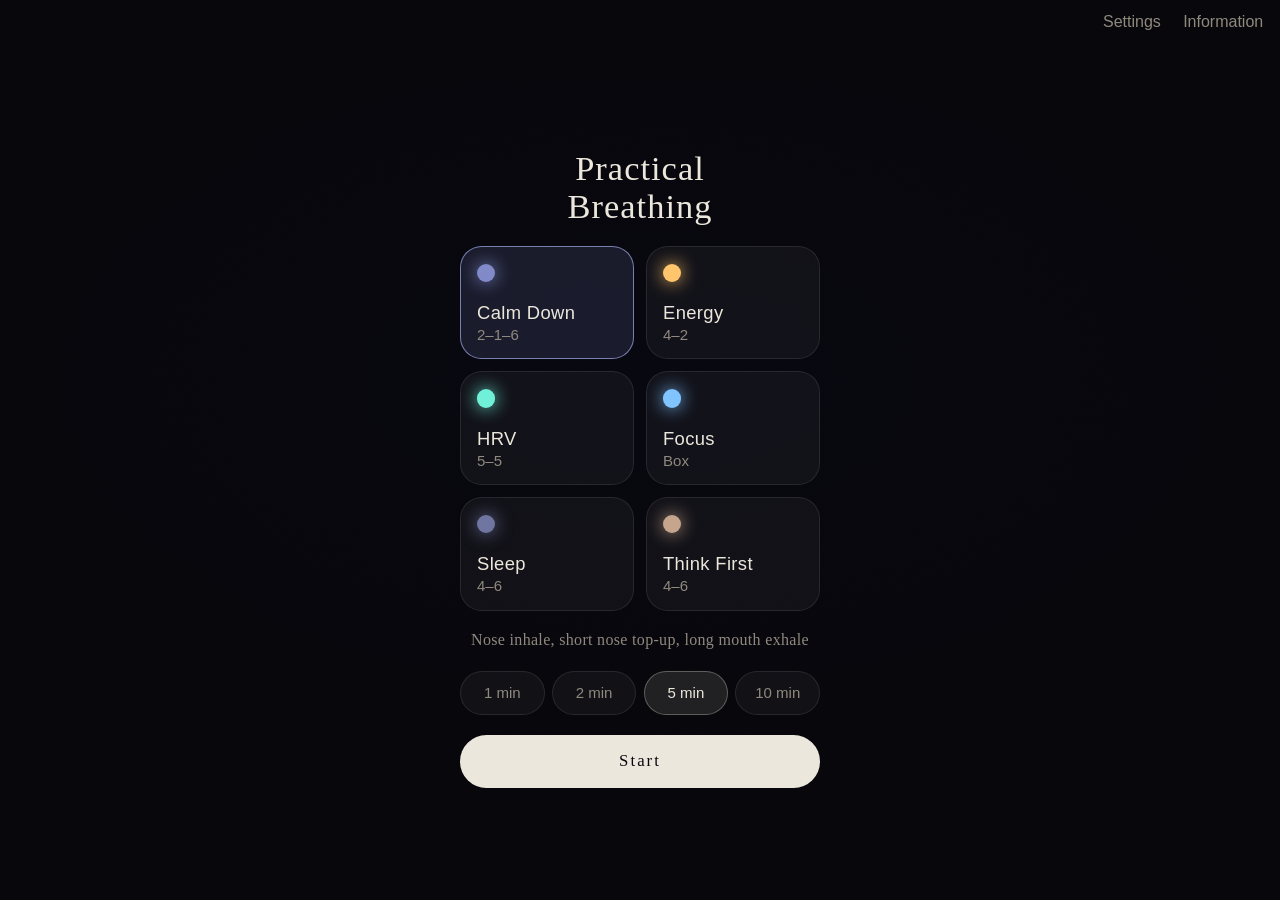
<file: index.html>
<!DOCTYPE html>
<html lang="en">
  <head>
    <meta charset="UTF-8" />
    <meta name="viewport" content="width=device-width, initial-scale=1, viewport-fit=cover" />
    <meta name="color-scheme" content="dark" />
    <meta name="theme-color" content="#0e0d0b" />
    <meta name="mobile-web-app-capable" content="yes" />
    <meta name="apple-mobile-web-app-capable" content="yes" />
    <meta name="apple-mobile-web-app-status-bar-style" content="black-translucent" />
    <meta name="apple-mobile-web-app-title" content="Practical Breathing" />
    <title>Practical Breathing</title>
    <link rel="icon" href="favicon.svg" type="image/svg+xml" />
    <link rel="apple-touch-icon" href="icon-180.png" sizes="180x180" />
    <link rel="manifest" href="manifest.webmanifest" />
    <link rel="stylesheet" href="styles.css" />
  </head>
  <body>
    <div class="grain" aria-hidden="true"></div>
    <div class="atmosphere" id="atmosphere" aria-hidden="true"></div>

    <main id="home" class="screen home">
      <div class="home-tools">
        <button type="button" class="text-btn" id="settings-open" aria-label="Settings" aria-haspopup="dialog" aria-controls="settings" aria-expanded="false">Settings</button>
        <button type="button" class="text-btn" id="about-open" aria-label="Information">Information</button>
      </div>
      <header class="brand">
        <h1>Practical Breathing</h1>
        <p class="whisper" id="whisper" hidden></p>
      </header>

      <div
        class="patterns"
        id="patterns"
        role="listbox"
        aria-label="Breathing patterns"
      ></div>

      <div class="technique-block">
        <p class="technique" id="technique"></p>
        <p class="technique" id="pattern-description" hidden></p>
      </div>

      <div class="durations" id="durations" role="radiogroup" aria-label="Session length">
        <button type="button" class="duration" role="radio" data-minutes="1" aria-checked="false" aria-label="1 minute">1 min</button>
        <button type="button" class="duration" role="radio" data-minutes="2" aria-checked="false" aria-label="2 minutes">2 min</button>
        <button type="button" class="duration is-selected" role="radio" data-minutes="5" aria-checked="true" aria-label="5 minutes">5 min</button>
        <button type="button" class="duration" role="radio" data-minutes="10" aria-checked="false" aria-label="10 minutes">10 min</button>
      </div>
      <p class="duration-note" id="duration-note" hidden></p>

      <button type="button" class="start" id="start" aria-label="Start session">Start</button>
    </main>

    <div id="settings" class="sheet is-hidden" hidden role="dialog" aria-modal="true" aria-labelledby="settings-title">
      <div class="sheet-backdrop" id="settings-backdrop"></div>
      <div class="sheet-panel" id="settings-panel" tabindex="-1">
        <div class="sheet-head">
          <h2 id="settings-title">Settings</h2>
          <button type="button" class="text-btn" id="settings-close" aria-label="Close settings">Close</button>
        </div>
        <div class="switch-list">
          <div class="switch-row">
            <span class="switch-label" id="pref-timer-label">Always show timer</span>
            <button type="button" class="switch" id="pref-timer" role="switch" aria-checked="false" aria-labelledby="pref-timer-label"></button>
          </div>
          <div class="switch-row">
            <span class="switch-label" id="pref-audio-label">Soft audio</span>
            <button type="button" class="switch" id="pref-audio" role="switch" aria-checked="false" aria-labelledby="pref-audio-label"></button>
          </div>
          <div class="switch-row" id="pref-haptics-wrap" hidden>
            <span class="switch-label" id="pref-haptics-label">Haptics</span>
            <button type="button" class="switch" id="pref-haptics" role="switch" aria-checked="false" aria-labelledby="pref-haptics-label"></button>
          </div>
          <div class="switch-row">
            <span class="switch-label" id="pref-body-setup-label">Body setup before sessions</span>
            <button type="button" class="switch" id="pref-body-setup" role="switch" aria-checked="true" aria-labelledby="pref-body-setup-label"></button>
          </div>
          <div class="switch-row" id="pref-hum-wrap">
            <span class="switch-label" id="pref-hum-label">Hum on the exhale</span>
            <button type="button" class="switch" id="pref-hum" role="switch" aria-checked="false" aria-labelledby="pref-hum-label" aria-describedby="pref-hum-note"></button>
            <p class="switch-note" id="pref-hum-note">Only for Calm Down and Sleep.</p>
          </div>
          <div class="bridge-block" id="pref-reminder-wrap" hidden>
            <div class="switch-row" id="pref-reminder-row">
              <span class="switch-label" id="pref-reminder-label">Daily reminder</span>
              <button type="button" class="switch" id="pref-reminder" role="switch" aria-checked="false" aria-labelledby="pref-reminder-label" aria-describedby="pref-reminder-note"></button>
              <p class="switch-note" id="pref-reminder-note">A minute to breathe, whenever you're ready. The next one is scheduled when you open the app. Turning this off, or changing the time, does not cancel a reminder already scheduled.</p>
            </div>
            <div class="switch-row" id="pref-reminder-time-row">
              <label class="switch-label" id="pref-reminder-time-label" for="pref-reminder-time">Reminder time</label>
              <input class="time-input" type="time" id="pref-reminder-time" value="08:00" aria-labelledby="pref-reminder-time-label">
            </div>
          </div>
          <div class="switch-row" id="pref-health-wrap" hidden>
            <span class="switch-label" id="pref-health-label">Apple Health</span>
            <button type="button" class="switch" id="pref-health" role="switch" aria-checked="false" aria-labelledby="pref-health-label" aria-describedby="pref-health-note"></button>
            <p class="switch-note" id="pref-health-note">Save completed sessions as mindful minutes, on this device.</p>
          </div>
        </div>
      </div>
    </div>

    <section id="about" class="screen about is-hidden" hidden aria-labelledby="about-title">
      <div class="about-inner">
        <button type="button" class="session-btn about-close" id="about-close" aria-label="Close about">Close</button>
        <h2 id="about-title">About</h2>
        <p>Practical Breathing is a breathing practice you run on your own device. Six cards for six moments: Calm Down, Energy, HRV, Focus, Sleep, and Think First. Nothing you do here is uploaded.</p>
        <h2>How to use it</h2>
        <h3>Pick a card</h3>
        <ul>
          <li><strong>Calm Down</strong>: headed into a presentation, or after a tense conversation.</li>
          <li><strong>Energy</strong> (always 1 minute): during a meeting, before a race or a mahjong game.</li>
          <li><strong>Focus</strong>: before deep work, studying, or a tough email.</li>
          <li><strong>HRV</strong>: slow, even breathing, about 6 breaths a minute. Use it anytime for longevity and heart health.</li>
          <li><strong>Sleep</strong>: right at bedtime, or if you wake in the middle of the night.</li>
          <li><strong>Think First</strong> (always 3 minutes): use it to avoid a choice you'll regret, like Twizzlers at the airport, a glass of wine instead of water, or scrolling.</li>
        </ul>
        <h3>Pick a time</h3>
        <p>Except for Energy and Think First, choose 1, 2, 5, or 10 minutes, then Start. Each card remembers your last time and settings.</p>
        <h3>Check settings</h3>
        <p>In Settings you can always show the timer while breathing, use soft audio (helpful with your eyes closed), show a short body setup before each session, and hum on the exhale for Calm Down and Sleep.</p>
        <p>If you use soft audio, make sure your iPhone isn't on silent.</p>
        <h3>Body setup</h3>
        <p>Place your feet comfortably. Stack your body without bracing: tall or long in a way that is easy. Let your hands rest somewhere quiet. Relax your jaw, with your tongue resting and a bit of space between your teeth. Lower your gaze or close your eyes. Then take one easy exhale before starting.</p>
        <h3>During a session</h3>
        <p>Tap Pause to stop for a moment, or End to finish early. Tap Ease to shorten each count by about a second, starting with the next breath. You can tap it up to twice.</p>
        <h2>Safety</h2>
        <p>Stop if you feel faint, dizzy, panicky, or have chest pain. Consult a doctor first if you are pregnant or you have a heart, lung, seizure, or other significant condition. This app is educational. It is not medical advice, and it is not for emergencies.</p>
        <h2>Contact</h2>
        <p class="about-contact"><a href="mailto:noodleelder@gmail.com">noodleelder@gmail.com</a></p>
        <p class="about-version">Version <span id="app-version"></span></p>
        <p class="about-links">
          <a href="privacy.html">Privacy</a>
        </p>
        <button type="button" class="ghost-btn" id="reset-settings" aria-label="Reset settings">Reset settings</button>
      </div>
    </section>

    <div id="preroll" class="screen preroll is-hidden" hidden>
      <p class="preroll-cue" id="preroll-cue"></p>
      <p class="preroll-hint">Tap to skip</p>
    </div>

    <div id="urge-guide" class="screen urge-guide is-hidden" tabindex="-1" hidden aria-label="Think First">
      <p class="urge-line" id="urge-line" aria-live="polite"></p>
    </div>

    <div id="urge-respond" class="screen urge-respond is-hidden" hidden>
      <p class="urge-respond-line" id="urge-respond-line" tabindex="-1">What's your next move?</p>
      <div class="urge-respond-actions">
        <button type="button" class="ghost-btn" id="urge-again" aria-label="Another round">Another round</button>
        <button type="button" class="start" id="urge-done" aria-label="Done">Done</button>
      </div>
    </div>

    <div id="session" class="screen session is-hidden" hidden>
      <div class="session-bar">
        <button type="button" class="session-btn" id="pause-btn" aria-label="Pause session">Pause</button>
        <button type="button" class="session-btn" id="ease-btn" aria-label="Easier">Ease</button>
        <button type="button" class="session-btn" id="end-btn" aria-label="End session">End</button>
      </div>
      <div class="stage">
        <svg class="urge-wave" id="urge-wave" aria-hidden="true" viewBox="0 0 200 80" preserveAspectRatio="none">
          <path fill="currentColor" d="M0 58 C 20 58 20 34 40 34 C 60 34 60 58 80 58 C 100 58 100 34 120 34 C 140 34 140 58 160 58 C 180 58 180 40 200 40 V 80 H 0 Z"></path>
        </svg>
        <div class="halo" id="halo" aria-hidden="true"></div>
        <div class="bubble" id="bubble" aria-hidden="true"></div>
      </div>
      <div class="countdown" id="countdown">5:00</div>
      <p class="next-move" id="next-move" hidden>What's the smallest next move?</p>
    </div>

    <script src="protocols.js"></script>
    <script src="engine.js"></script>
    <script src="native.js"></script>
    <script src="app.js"></script>
  </body>
</html>
</file>
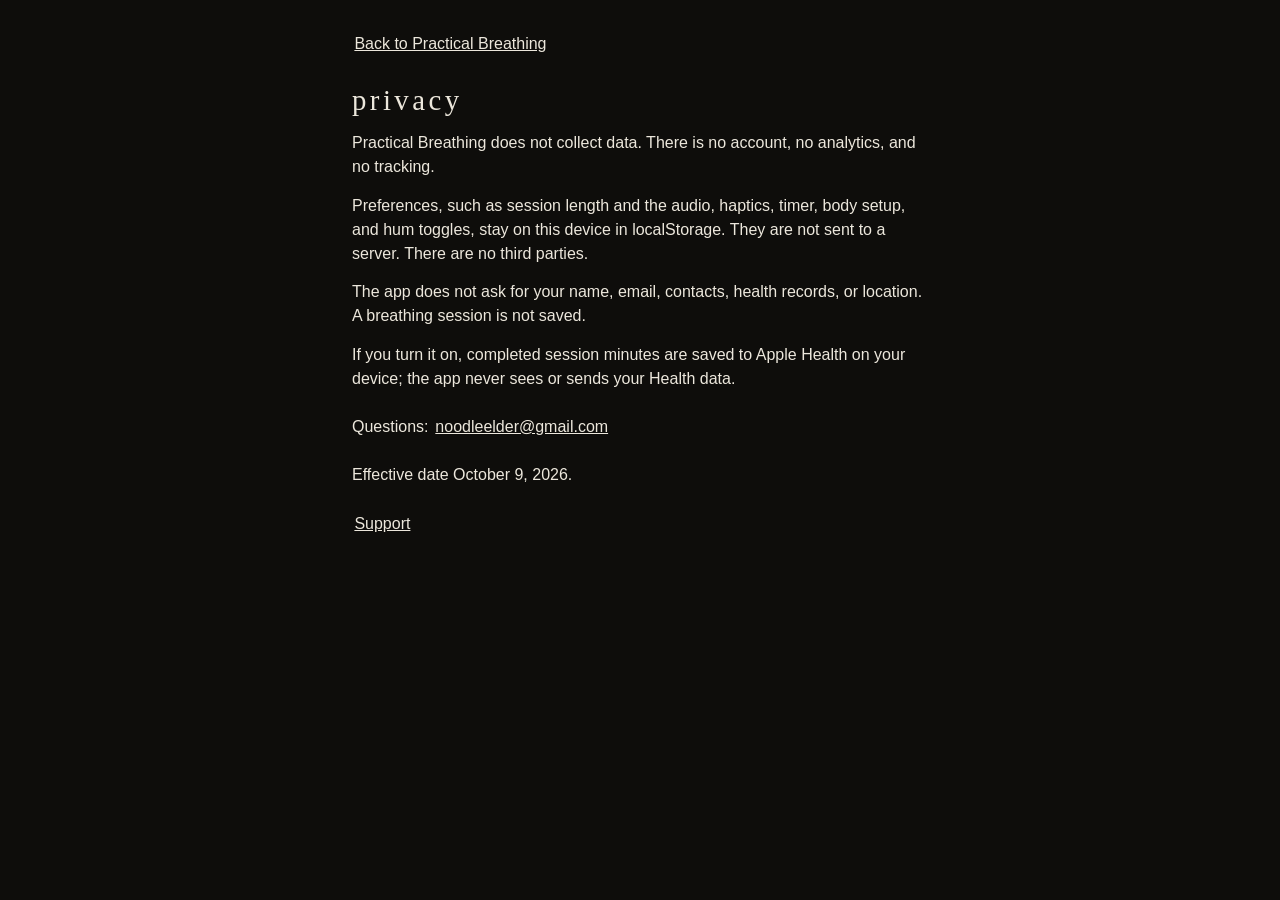
<file: privacy.html>
<!DOCTYPE html>
<html lang="en">
  <head>
    <meta charset="UTF-8" />
    <meta name="viewport" content="width=device-width, initial-scale=1, viewport-fit=cover" />
    <meta name="color-scheme" content="dark" />
    <meta name="theme-color" content="#0e0d0b" />
    <meta name="mobile-web-app-capable" content="yes" />
    <meta name="apple-mobile-web-app-capable" content="yes" />
    <meta name="apple-mobile-web-app-status-bar-style" content="black-translucent" />
    <meta name="apple-mobile-web-app-title" content="Practical Breathing" />
    <title>Privacy · Practical Breathing</title>
    <link rel="icon" href="favicon.svg" type="image/svg+xml" />
    <link rel="apple-touch-icon" href="icon-180.png" sizes="180x180" />
    <link rel="manifest" href="manifest.webmanifest" />
    <link rel="stylesheet" href="styles.css" />
  </head>
  <body class="legal">
    <main>
      <p class="legal-back"><a href="./">Back to Practical Breathing</a></p>
      <h1>Privacy</h1>
      <p>Practical Breathing does not collect data. There is no account, no analytics, and no tracking.</p>
      <p>
        Preferences, such as session length and the audio, haptics, timer, body setup, and hum toggles, stay on this device in localStorage. They are not sent to a server. There are no third parties.
      </p>
      <p>The app does not ask for your name, email, contacts, health records, or location. A breathing session is not saved.</p>
      <p>If you turn it on, completed session minutes are saved to Apple Health on your device; the app never sees or sends your Health data.</p>
      <p>
        Questions:
        <a href="mailto:noodleelder@gmail.com">noodleelder@gmail.com</a>
      </p>
      <p>Effective date October 9, 2026.</p>
      <p class="legal-back"><a href="support.html">Support</a></p>
    </main>
    <script>
      if ("serviceWorker" in navigator && /^https?:$/.test(window.location.protocol)) {
        navigator.serviceWorker.register("sw.js").catch(function () {});
      }
    </script>
  </body>
</html>
</file>
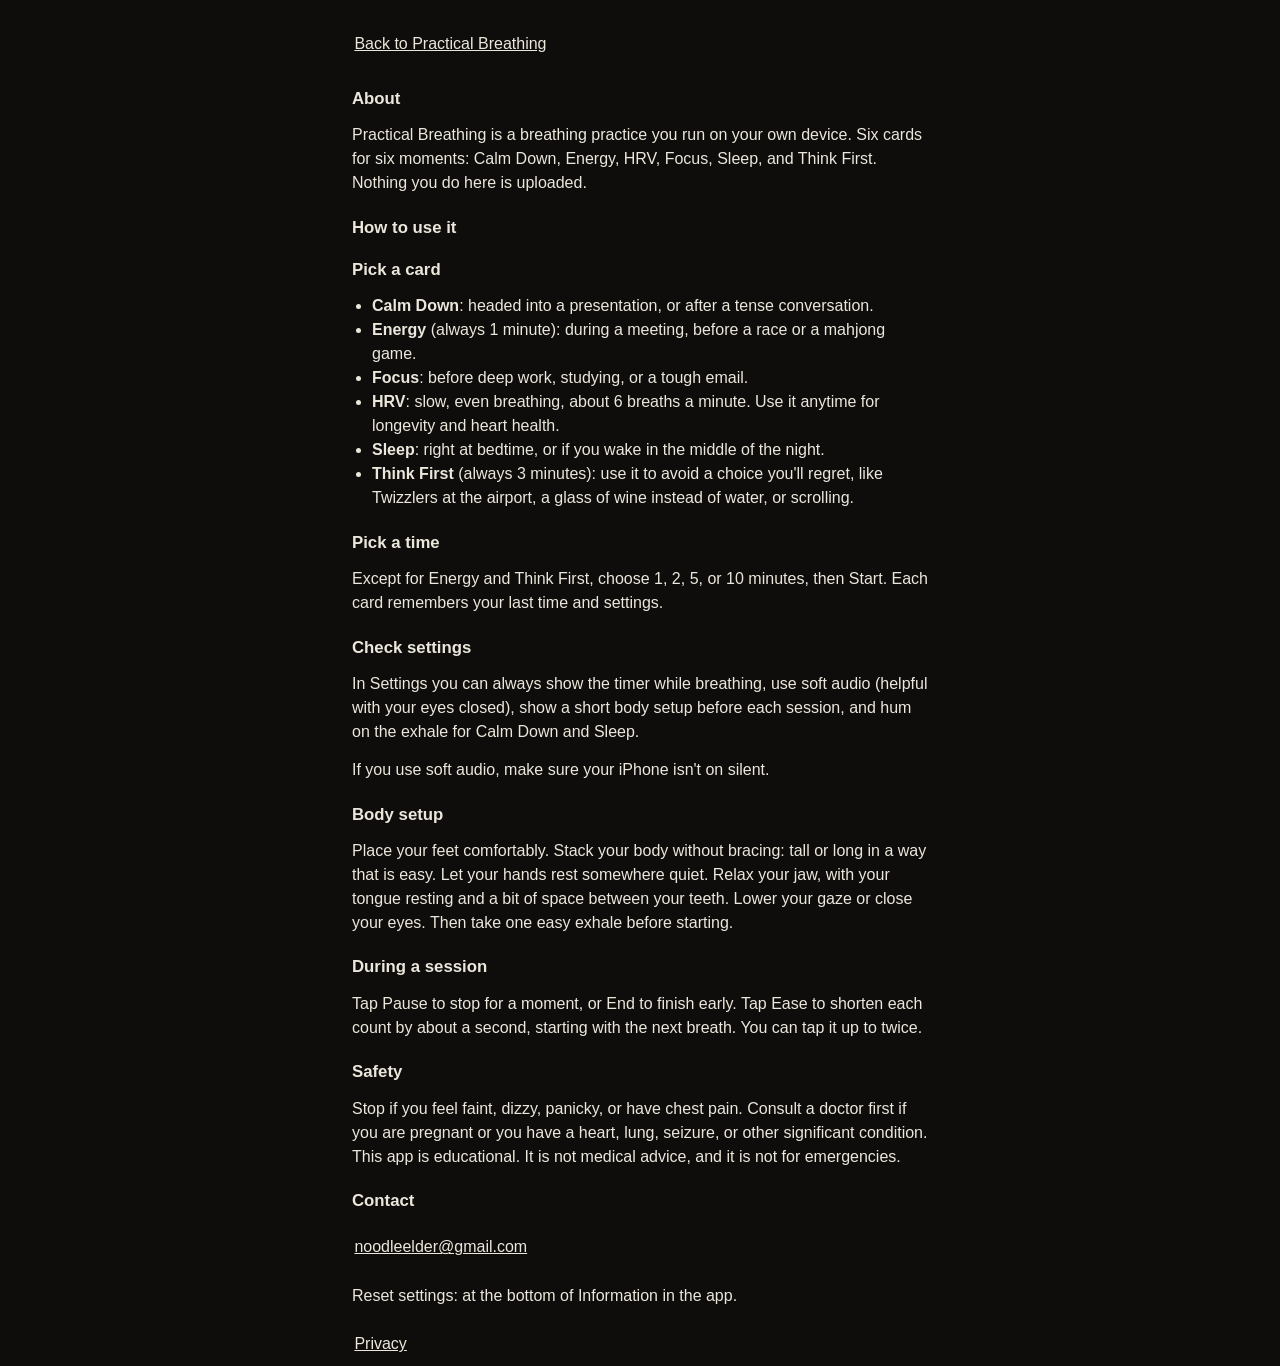
<file: support.html>
<!DOCTYPE html>
<html lang="en">
  <head>
    <meta charset="UTF-8" />
    <meta name="viewport" content="width=device-width, initial-scale=1, viewport-fit=cover" />
    <meta name="color-scheme" content="dark" />
    <meta name="theme-color" content="#0e0d0b" />
    <meta name="mobile-web-app-capable" content="yes" />
    <meta name="apple-mobile-web-app-capable" content="yes" />
    <meta name="apple-mobile-web-app-status-bar-style" content="black-translucent" />
    <meta name="apple-mobile-web-app-title" content="Practical Breathing" />
    <title>Support · Practical Breathing</title>
    <link rel="icon" href="favicon.svg" type="image/svg+xml" />
    <link rel="apple-touch-icon" href="icon-180.png" sizes="180x180" />
    <link rel="manifest" href="manifest.webmanifest" />
    <link rel="stylesheet" href="styles.css" />
  </head>
  <body class="legal">
    <main>
      <p class="legal-back"><a href="./">Back to Practical Breathing</a></p>
      <h2>About</h2>
      <p>Practical Breathing is a breathing practice you run on your own device. Six cards for six moments: Calm Down, Energy, HRV, Focus, Sleep, and Think First. Nothing you do here is uploaded.</p>
      <h2>How to use it</h2>
      <h3>Pick a card</h3>
      <ul>
        <li><strong>Calm Down</strong>: headed into a presentation, or after a tense conversation.</li>
        <li><strong>Energy</strong> (always 1 minute): during a meeting, before a race or a mahjong game.</li>
        <li><strong>Focus</strong>: before deep work, studying, or a tough email.</li>
        <li><strong>HRV</strong>: slow, even breathing, about 6 breaths a minute. Use it anytime for longevity and heart health.</li>
        <li><strong>Sleep</strong>: right at bedtime, or if you wake in the middle of the night.</li>
        <li><strong>Think First</strong> (always 3 minutes): use it to avoid a choice you'll regret, like Twizzlers at the airport, a glass of wine instead of water, or scrolling.</li>
      </ul>
      <h3>Pick a time</h3>
      <p>Except for Energy and Think First, choose 1, 2, 5, or 10 minutes, then Start. Each card remembers your last time and settings.</p>
      <h3>Check settings</h3>
      <p>In Settings you can always show the timer while breathing, use soft audio (helpful with your eyes closed), show a short body setup before each session, and hum on the exhale for Calm Down and Sleep.</p>
      <p>If you use soft audio, make sure your iPhone isn't on silent.</p>
      <h3>Body setup</h3>
      <p>Place your feet comfortably. Stack your body without bracing: tall or long in a way that is easy. Let your hands rest somewhere quiet. Relax your jaw, with your tongue resting and a bit of space between your teeth. Lower your gaze or close your eyes. Then take one easy exhale before starting.</p>
      <h3>During a session</h3>
      <p>Tap Pause to stop for a moment, or End to finish early. Tap Ease to shorten each count by about a second, starting with the next breath. You can tap it up to twice.</p>
      <h2>Safety</h2>
      <p>Stop if you feel faint, dizzy, panicky, or have chest pain. Consult a doctor first if you are pregnant or you have a heart, lung, seizure, or other significant condition. This app is educational. It is not medical advice, and it is not for emergencies.</p>
      <h2>Contact</h2>
      <p><a href="mailto:noodleelder@gmail.com">noodleelder@gmail.com</a></p>
      <p>Reset settings: at the bottom of Information in the app.</p>
      <p class="legal-back"><a href="privacy.html">Privacy</a></p>
    </main>
    <script>
      if ("serviceWorker" in navigator && /^https?:$/.test(window.location.protocol)) {
        navigator.serviceWorker.register("sw.js").catch(function () {});
      }
    </script>
  </body>
</html>
</file>
<file: styles.css>
:root {
  --cream: #ece7dc;
  --muted: #8d877c;
  --ink: #0e0d0b;
  --tile: rgba(255, 248, 236, 0.045);
  --tile-border: rgba(255, 248, 236, 0.09);
  --atmosphere: #0e0d0b;
  --bubble-fill: #c9b0ff;
  --bubble-glow: rgba(186, 160, 255, 0.45);
  --scale: 0.42;
  --bubble-opacity: 1;
}

*,
*::before,
*::after {
  box-sizing: border-box;
}

html {
  font-size: 100%;
  font-family: -apple-system, BlinkMacSystemFont, "Segoe UI", sans-serif;
  font: -apple-system-body;
}

html,
body {
  margin: 0;
  min-height: 100%;
  height: 100%;
  -webkit-text-size-adjust: 100%;
  text-size-adjust: 100%;
}

body {
  font: -apple-system-body;
  font-family: "Iowan Old Style", "Palatino Linotype", Palatino, "Times New Roman", serif;
  color: var(--cream);
  background: var(--ink);
  overflow-x: hidden;
  overflow-y: auto;
  -webkit-user-select: none;
  user-select: none;
  -webkit-touch-callout: none;
}

button,
a,
input,
label {
  touch-action: manipulation;
  -webkit-touch-callout: none;
  -webkit-tap-highlight-color: transparent;
}

body.is-session,
body.is-preroll,
body.is-urge-guide,
body.is-urge-respond,
body.is-settings {
  overflow: hidden;
  overscroll-behavior: none;
}

html:has(body.is-session),
html:has(body.is-preroll),
html:has(body.is-urge-guide),
html:has(body.is-urge-respond),
html:has(body.is-settings) {
  overscroll-behavior: none;
}

.atmosphere {
  position: fixed;
  inset: 0;
  background:
    radial-gradient(ellipse 80% 60% at 50% 42%, var(--atmosphere), transparent 70%),
    var(--ink);
  transition: background 700ms ease, filter 700ms ease;
  z-index: 0;
}

body[data-mood="calm"] {
  --ink: #08070d;
}

body[data-mood="calm"] .atmosphere {
  filter: brightness(0.82) saturate(0.9);
}

body[data-mood="bright"] {
  --ink: #140c08;
}

body[data-mood="bright"] .atmosphere {
  filter: brightness(1.06) saturate(1.04);
}

body[data-mood="still"] {
  --ink: #100e0c;
}

body[data-mood="still"] .atmosphere {
  filter: brightness(0.86) saturate(0.82);
}

.grain {
  position: fixed;
  inset: 0;
  pointer-events: none;
  z-index: 8;
  opacity: 0.14;
  mix-blend-mode: overlay;
  background-image: url("data:image/svg+xml,%3Csvg xmlns='http://www.w3.org/2000/svg' width='140' height='140'%3E%3Cfilter id='n'%3E%3CfeTurbulence type='fractalNoise' baseFrequency='.85' numOctaves='4' stitchTiles='stitch'/%3E%3C/filter%3E%3Crect width='140' height='140' filter='url(%23n)' opacity='.55'/%3E%3C/svg%3E");
}

.screen {
  position: relative;
  z-index: 1;
}

.home {
  position: relative;
  min-height: 100dvh;
  display: flex;
  flex-direction: column;
  align-items: center;
  justify-content: center;
  gap: 1.25rem;
  padding:
    calc(3.45rem + env(safe-area-inset-top))
    calc(1.25rem + env(safe-area-inset-right))
    calc(2rem + env(safe-area-inset-bottom))
    calc(1.25rem + env(safe-area-inset-left));
}

.home-tools {
  position: absolute;
  top: env(safe-area-inset-top);
  right: calc(0.35rem + env(safe-area-inset-right));
  z-index: 3;
  display: flex;
  flex-wrap: wrap;
  justify-content: flex-end;
  max-width: calc(100% - 1.5rem);
}

.text-btn {
  appearance: none;
  margin: 0;
  min-width: 2.75rem;
  min-height: 2.75rem;
  padding: 0.55rem 0.7rem;
  border: 0;
  background: transparent;
  font-family: -apple-system, BlinkMacSystemFont, "Segoe UI", sans-serif;
  font-size: 1rem;
  letter-spacing: 0;
  line-height: 1.2;
  text-transform: none;
  color: var(--muted);
  cursor: pointer;
}

.text-btn:hover,
.text-btn:focus-visible {
  color: var(--cream);
}

.text-btn:focus:not(:focus-visible) {
  outline: none;
}

.text-btn:focus-visible {
  outline: 1px solid rgba(236, 231, 220, 0.38);
  outline-offset: 3px;
}

.brand {
  text-align: center;
  width: 100%;
  max-width: 16.5rem;
  margin-top: 0.85rem;
}

.brand h1 {
  margin: 0;
  max-width: 100%;
  font-size: clamp(1.55rem, 6.4vw, 2.15rem);
  font-weight: 500;
  letter-spacing: 0.03em;
  line-height: 1.12;
  text-wrap: balance;
}

.brand p,
.brand .whisper {
  margin: 0.55rem 0 0;
  font-family: -apple-system, BlinkMacSystemFont, "Segoe UI", sans-serif;
  font-size: 1rem;
  letter-spacing: 0;
  text-transform: none;
  color: var(--muted);
  min-height: 1em;
}

.patterns {
  display: grid;
  grid-template-columns: 1fr 1fr;
  gap: 0.75rem;
  width: min(100%, 22.5rem);
}

.pattern {
  appearance: none;
  border: 1px solid var(--tile-border);
  background: var(--tile);
  color: var(--cream);
  border-radius: 1.35rem;
  min-height: 7.1rem;
  padding: 1.05rem 1rem 0.95rem;
  display: flex;
  flex-direction: column;
  align-items: flex-start;
  justify-content: space-between;
  gap: 1.1rem;
  cursor: pointer;
  text-align: left;
  transition: border-color 180ms ease, background 180ms ease, transform 180ms ease;
}

.pattern:hover {
  background: rgba(255, 248, 236, 0.07);
}

.pattern:focus-visible {
  outline: 2px solid var(--cream);
  outline-offset: 3px;
}

.pattern.is-selected {
  border-color: color-mix(in srgb, var(--accent) 70%, white 10%);
  background: color-mix(in srgb, var(--accent) 16%, transparent);
}

.orb {
  width: 1.15rem;
  height: 1.15rem;
  border-radius: 50%;
  background: var(--accent);
  box-shadow: 0 0 18px var(--accent);
}

.pattern-copy {
  display: flex;
  flex-direction: column;
  gap: 0.18rem;
}

.pattern-label {
  font-size: 1.15rem;
  letter-spacing: 0.02em;
  line-height: 1.15;
}

.pattern-protocol {
  font-family: -apple-system, BlinkMacSystemFont, "Segoe UI", sans-serif;
  font-size: 0.94rem;
  letter-spacing: 0;
  text-transform: none;
  color: var(--muted);
}

.technique-block {
  display: flex;
  flex-direction: column;
  align-items: center;
  gap: 0.35rem;
  max-width: 22.5rem;
}

.technique {
  margin: 0;
  min-height: 1.25em;
  text-align: center;
  font-size: 1rem;
  color: var(--muted);
  letter-spacing: 0.02em;
  max-width: 22.5rem;
  padding: 0 0.5rem;
}

.durations {
  display: flex;
  gap: 0.45rem;
  width: min(100%, 22.5rem);
  justify-content: center;
}

.duration {
  appearance: none;
  flex: 1;
  border: 1px solid var(--tile-border);
  background: var(--tile);
  color: var(--muted);
  border-radius: 999px;
  min-width: 2.75rem;
  min-height: 2.75rem;
  height: 2.75rem;
  font-family: -apple-system, BlinkMacSystemFont, "Segoe UI", sans-serif;
  font-size: 0.94rem;
  letter-spacing: 0;
  text-transform: none;
  cursor: pointer;
  transition: border-color 180ms ease, background 180ms ease, color 180ms ease;
}

.duration:hover {
  background: rgba(255, 248, 236, 0.07);
}

.duration:focus-visible {
  outline: 2px solid var(--cream);
  outline-offset: 3px;
}

.duration.is-selected {
  color: var(--cream);
  border-color: rgba(255, 248, 236, 0.28);
  background: rgba(255, 248, 236, 0.1);
}

.duration:disabled,
.duration.is-disabled {
  opacity: 1;
  color: var(--muted);
  border-style: dashed;
  cursor: not-allowed;
}

.duration-note {
  margin: 0;
  min-height: 1em;
  text-align: center;
  font-family: -apple-system, BlinkMacSystemFont, "Segoe UI", sans-serif;
  font-size: 0.94rem;
  letter-spacing: 0;
  text-transform: none;
  color: var(--muted);
}

.sheet {
  position: fixed;
  inset: 0;
  z-index: 20;
  display: flex;
  align-items: flex-end;
  justify-content: center;
}

.sheet[hidden],
.sheet.is-hidden {
  display: none;
}

.sheet-backdrop {
  position: absolute;
  inset: 0;
  background: rgba(8, 7, 6, 0.62);
}

.sheet-panel {
  position: relative;
  z-index: 1;
  width: min(100%, 28rem);
  max-height: min(85dvh, 36rem);
  overflow: auto;
  padding:
    0.85rem
    calc(1.15rem + env(safe-area-inset-right))
    calc(1.25rem + env(safe-area-inset-bottom))
    calc(1.15rem + env(safe-area-inset-left));
  border-radius: 1.25rem 1.25rem 0 0;
  background: #161411;
  color: var(--cream);
  box-shadow: 0 -12px 40px rgba(0, 0, 0, 0.35);
}

.sheet-panel:focus {
  outline: none;
}

.sheet-head {
  display: flex;
  align-items: center;
  justify-content: space-between;
  gap: 0.75rem;
  margin-bottom: 0.35rem;
}

.sheet-head h2 {
  margin: 0;
  font-family: -apple-system, BlinkMacSystemFont, "Segoe UI", sans-serif;
  font-size: 1.125rem;
  font-weight: 600;
  letter-spacing: 0;
  text-transform: none;
}

.sheet-head .text-btn {
  color: var(--cream);
}

.switch-list {
  display: flex;
  flex-direction: column;
  width: 100%;
}

.switch-row {
  display: grid;
  grid-template-columns: 1fr auto;
  column-gap: 0.75rem;
  align-items: center;
  min-height: 2.75rem;
  padding: 0.35rem 0;
  border-top: 1px solid rgba(236, 231, 220, 0.1);
}

.switch-row:first-child {
  border-top: 0;
}

.switch-row[hidden],
.bridge-block[hidden] {
  display: none;
}

.switch-label {
  font-family: -apple-system, BlinkMacSystemFont, "Segoe UI", sans-serif;
  font-size: 1rem;
  line-height: 1.3;
  letter-spacing: 0;
  text-transform: none;
  color: var(--cream);
}

.switch-note {
  grid-column: 1 / -1;
  margin: 0.1rem 0 0.15rem;
  font-family: -apple-system, BlinkMacSystemFont, "Segoe UI", sans-serif;
  font-size: 0.94rem;
  line-height: 1.35;
  letter-spacing: 0;
  text-transform: none;
  color: var(--muted);
}

.time-input {
  font-family: -apple-system, BlinkMacSystemFont, "Segoe UI", sans-serif;
  font-size: 1rem;
  letter-spacing: 0;
  text-transform: none;
  color: var(--cream);
  background: transparent;
  border: 1px solid rgba(236, 231, 220, 0.38);
  border-radius: 0.75rem;
  min-height: 2.75rem;
  min-width: 7.5rem;
  padding: 0 0.65rem;
  color-scheme: dark;
}

.time-input:focus-visible {
  outline: 2px solid var(--cream);
  outline-offset: 3px;
}

.switch {
  appearance: none;
  -webkit-appearance: none;
  position: relative;
  flex: 0 0 auto;
  width: 3.25rem;
  min-width: 2.75rem;
  height: 2.75rem;
  min-height: 2.75rem;
  padding: 0;
  border: 0;
  border-radius: 999px;
  background: transparent;
  cursor: pointer;
}

.switch::before {
  content: "";
  position: absolute;
  left: 0;
  right: 0;
  top: 50%;
  height: 1.9375rem;
  transform: translateY(-50%);
  border-radius: 999px;
  background: rgba(236, 231, 220, 0.28);
  transition: background 160ms ease;
}

.switch::after {
  content: "";
  position: absolute;
  top: 50%;
  left: 0.2rem;
  width: 1.55rem;
  height: 1.55rem;
  border-radius: 50%;
  background: #f7f4ee;
  transform: translateY(-50%);
  box-shadow: 0 1px 3px rgba(0, 0, 0, 0.35);
  transition: transform 160ms ease;
}

.switch[aria-checked="true"]::before {
  background: #34c759;
}

.switch[aria-checked="true"]::after {
  transform: translate(1.3rem, -50%);
}

.switch:focus-visible {
  outline: 2px solid var(--cream);
  outline-offset: 3px;
}

.switch:disabled {
  cursor: not-allowed;
  opacity: 0.6;
}

.ghost-btn {
  appearance: none;
  border: 1px solid rgba(255, 248, 236, 0.38);
  width: min(100%, 22.5rem);
  height: 3.1rem;
  border-radius: 999px;
  background: transparent;
  color: var(--cream);
  font-family: inherit;
  font-size: 1rem;
  letter-spacing: 0.08em;
  cursor: pointer;
  transition: transform 160ms ease, border-color 180ms ease, background 180ms ease;
}

.ghost-btn:hover {
  background: rgba(255, 248, 236, 0.05);
}

.ghost-btn:active {
  transform: translateY(0);
}

.ghost-btn:focus-visible {
  outline: 2px solid var(--cream);
  outline-offset: 3px;
}

.start {
  appearance: none;
  border: 0;
  width: min(100%, 22.5rem);
  height: 3.35rem;
  border-radius: 999px;
  background: var(--cream);
  color: var(--ink);
  font-family: inherit;
  font-size: 1.05rem;
  letter-spacing: 0.12em;
  cursor: pointer;
  transition: transform 160ms ease, opacity 160ms ease;
}

.start:hover {
  transform: translateY(-1px);
}

.start:active {
  transform: translateY(0);
}

.start:focus-visible {
  outline: 2px solid var(--cream);
  outline-offset: 3px;
}

.session {
  position: relative;
  min-height: 100dvh;
  display: flex;
  flex-direction: column;
  align-items: center;
  justify-content: center;
  gap: 8vh;
  user-select: none;
  overscroll-behavior: none;
  padding:
    calc(0.5rem + env(safe-area-inset-top))
    calc(1rem + env(safe-area-inset-right))
    calc(0.5rem + env(safe-area-inset-bottom))
    calc(1rem + env(safe-area-inset-left));
}

.session.is-hidden,
.home.is-hidden,
.preroll.is-hidden,
.urge-guide.is-hidden,
.urge-respond.is-hidden,
.about.is-hidden {
  display: none;
}

.preroll {
  min-height: 100dvh;
  display: flex;
  flex-direction: column;
  align-items: center;
  justify-content: center;
  gap: 1.4rem;
  cursor: pointer;
  user-select: none;
  padding:
    calc(1.5rem + env(safe-area-inset-top))
    calc(1.25rem + env(safe-area-inset-right))
    calc(1.5rem + env(safe-area-inset-bottom))
    calc(1.25rem + env(safe-area-inset-left));
}

.preroll-cue {
  margin: 0;
  font-size: clamp(1.8rem, 6vw, 2.6rem);
  letter-spacing: 0.16em;
  font-weight: 400;
  opacity: 0;
  transition: opacity 700ms ease;
}

.preroll-cue.is-on {
  opacity: 0.92;
}

.preroll-hint {
  margin: 0;
  font-family: -apple-system, BlinkMacSystemFont, "Segoe UI", sans-serif;
  font-size: 0.94rem;
  letter-spacing: 0;
  text-transform: none;
  color: var(--muted);
}

.urge-guide {
  min-height: 100dvh;
  display: flex;
  align-items: center;
  justify-content: center;
  cursor: pointer;
  user-select: none;
  padding:
    calc(1.5rem + env(safe-area-inset-top))
    calc(1.25rem + env(safe-area-inset-right))
    calc(1.5rem + env(safe-area-inset-bottom))
    calc(1.25rem + env(safe-area-inset-left));
}

.urge-guide:focus {
  outline: none;
}

.urge-line {
  margin: 0;
  max-width: 18rem;
  text-align: center;
  font-size: clamp(1.35rem, 4.6vw, 1.85rem);
  line-height: 1.35;
  letter-spacing: 0.03em;
  font-weight: 400;
  opacity: 0;
  transition: opacity 700ms ease;
}

.urge-line.is-on {
  opacity: 0.92;
}

.urge-respond {
  min-height: 100dvh;
  display: flex;
  flex-direction: column;
  align-items: center;
  justify-content: center;
  gap: 1.4rem;
  padding:
    calc(1.5rem + env(safe-area-inset-top))
    calc(1.25rem + env(safe-area-inset-right))
    calc(1.5rem + env(safe-area-inset-bottom))
    calc(1.25rem + env(safe-area-inset-left));
}

.urge-respond-line {
  margin: 0;
  max-width: 18rem;
  text-align: center;
  font-size: 1.05rem;
  letter-spacing: 0.02em;
  color: var(--muted);
}

.urge-respond-line:focus {
  outline: none;
}

.urge-respond-actions {
  display: flex;
  flex-direction: column;
  gap: 0.7rem;
  width: min(100%, 22.5rem);
}

.urge-respond .ghost-btn,
.urge-respond .start {
  width: 100%;
}

.session-bar {
  position: absolute;
  top: calc(0.85rem + env(safe-area-inset-top));
  left: 0;
  right: 0;
  display: flex;
  justify-content: space-between;
  padding: 0 1.15rem;
  z-index: 2;
}

.session-btn {
  appearance: none;
  border: 0;
  background: transparent;
  color: var(--cream);
  font-family: -apple-system, BlinkMacSystemFont, "Segoe UI", sans-serif;
  font-size: 1rem;
  letter-spacing: 0;
  text-transform: none;
  cursor: pointer;
  min-width: 2.75rem;
  min-height: 2.75rem;
  padding: 0.55rem 0.7rem;
}

.session-btn:hover,
.session-btn:focus-visible {
  color: var(--cream);
}

.session-btn:focus-visible {
  outline: 1px solid var(--cream);
  outline-offset: 3px;
}

.session-btn#ease-btn[aria-disabled="true"] {
  opacity: 0.6;
  cursor: default;
}

.countdown {
  font-family: -apple-system, BlinkMacSystemFont, "Segoe UI", sans-serif;
  font-size: clamp(2.6rem, 9vw, 4.4rem);
  font-weight: 300;
  font-variant-numeric: tabular-nums;
  letter-spacing: 0.08em;
  color: var(--cream);
  opacity: 0;
  line-height: 1;
  transition: opacity 900ms ease;
}

.countdown.is-on {
  opacity: 0.92;
}

.next-move {
  margin: 0;
  position: absolute;
  bottom: calc(2.2rem + env(safe-area-inset-bottom));
  left: 1.25rem;
  right: 1.25rem;
  text-align: center;
  font-size: 1rem;
  letter-spacing: 0;
  color: var(--muted);
  opacity: 0;
  pointer-events: none;
  transition: opacity 1600ms ease;
}

body.is-complete .next-move {
  opacity: 1;
}

.stage {
  position: relative;
  width: min(58vmin, 22rem);
  height: min(58vmin, 22rem);
  display: grid;
  place-items: center;
}

body.is-urge .stage {
  overflow: hidden;
}

.urge-wave {
  display: none;
  grid-area: 1 / 1;
  width: 168%;
  height: 42%;
  align-self: end;
  justify-self: center;
  color: rgba(196, 164, 138, 0.9);
  pointer-events: none;
  opacity: calc(0.08 + (var(--urge-level, 0) * 0.14));
  transform: translateY(calc((1 - var(--urge-level, 0)) * 38%)) scaleY(calc(0.62 + (var(--urge-level, 0) * 0.38)));
  transform-origin: center bottom;
  transition: none;
}

body.is-urge .urge-wave {
  display: block;
  z-index: 1;
}

body.is-urge .halo {
  z-index: 0;
}

body.is-urge .bubble {
  z-index: 2;
}

body.reduce-motion .urge-wave {
  transform: none;
  opacity: 0.1;
  transition: none;
}

.halo,
.bubble {
  grid-area: 1 / 1;
  border-radius: 50%;
  transform: scale(var(--scale));
  will-change: transform, background, box-shadow;
}

.halo {
  width: 100%;
  height: 100%;
  background: var(--bubble-glow);
  filter: blur(28px);
  opacity: 0.9;
  transition: filter 480ms ease, opacity 480ms ease;
}

.bubble {
  width: 72%;
  height: 72%;
  background:
    radial-gradient(circle at 32% 28%, color-mix(in srgb, var(--bubble-fill) 70%, white 30%), var(--bubble-fill) 42%, color-mix(in srgb, var(--bubble-fill) 70%, black 30%));
  box-shadow:
    0 18px 50px color-mix(in srgb, var(--bubble-fill) 35%, transparent),
    inset 0 -18px 30px color-mix(in srgb, black 22%, transparent),
    inset 0 10px 18px color-mix(in srgb, white 22%, transparent);
  transition: box-shadow 480ms ease, filter 480ms ease;
}

body.is-foreshadow .halo,
.halo.is-foreshadow {
  filter: blur(24px) brightness(1.14);
  opacity: 1;
}

body.is-foreshadow .bubble,
.bubble.is-foreshadow {
  filter: brightness(1.06);
  box-shadow:
    0 18px 58px color-mix(in srgb, var(--bubble-fill) 48%, transparent),
    inset 0 -18px 30px color-mix(in srgb, black 22%, transparent),
    inset 0 10px 18px color-mix(in srgb, white 28%, transparent);
}

body.is-session .atmosphere {
  background:
    radial-gradient(ellipse 70% 55% at 50% 48%, var(--atmosphere), transparent 68%),
    var(--ink);
}

body.is-paused .session-btn#pause-btn {
  opacity: 0.86;
}

body.is-complete .countdown,
body.is-complete .countdown.is-on {
  opacity: 0.6;
  transition: opacity 1600ms ease;
}

body.is-complete .stage {
  opacity: 0.6;
  transition: opacity 1400ms ease, filter 1400ms ease;
}

body.is-complete .bubble,
body.is-complete .halo {
  filter: saturate(0.85);
}

body.is-complete .session-bar {
  opacity: 0;
  pointer-events: none;
  transition: opacity 700ms ease;
}

body.is-complete .countdown {
  transform: translateY(-0.4rem);
}

@media (prefers-reduced-motion: reduce) {
  .halo,
  .bubble {
    transform: scale(0.72);
    will-change: opacity, background, box-shadow;
  }

  .halo {
    opacity: calc(0.5 + 0.5 * var(--bubble-opacity, 1));
  }

  .bubble {
    opacity: var(--bubble-opacity, 1);
  }

  .atmosphere,
  .countdown,
  .pattern,
  .duration,
  .start,
  .ghost-btn,
  .text-btn,
  .switch::before,
  .switch::after,
  .stage,
  .preroll-cue,
  .next-move,
  .urge-wave,
  .urge-line {
    transition-duration: 200ms;
  }

  .urge-wave {
    transform: none;
    opacity: 0.1;
    transition: none;
  }

  .switch::before,
  .switch::after {
    transition: none;
  }
}

body.reduce-motion .switch::before,
body.reduce-motion .switch::after {
  transition: none;
}

@media (max-width: 420px), (max-height: 820px) {
  .home {
    gap: 1rem;
    justify-content: flex-start;
  }

  .pattern {
    min-height: 5.4rem;
    border-radius: 1.15rem;
  }
}

.about {
  min-height: 100dvh;
  overflow-y: auto;
  padding:
    calc(1.1rem + env(safe-area-inset-top))
    calc(1.25rem + env(safe-area-inset-right))
    calc(2.2rem + env(safe-area-inset-bottom))
    calc(1.25rem + env(safe-area-inset-left));
}

.about-inner {
  width: min(100%, 34rem);
  margin: 0 auto;
  display: flex;
  flex-direction: column;
  align-items: flex-start;
  gap: 0.85rem;
}

.about-close {
  padding-left: 0;
}

#about-title {
  margin: 0.2rem 0 0;
  font-size: 1.8rem;
  font-weight: 500;
}

.about h2:not(#about-title) {
  margin: 0.5rem 0 0;
  font-family: -apple-system, BlinkMacSystemFont, "Segoe UI", sans-serif;
  font-size: 1.15rem;
  font-weight: 600;
  letter-spacing: 0;
  text-transform: none;
  color: var(--cream);
}

.about h3 {
  margin: 0.45rem 0 0;
  font-family: -apple-system, BlinkMacSystemFont, "Segoe UI", sans-serif;
  font-size: 1rem;
  font-weight: 600;
  letter-spacing: 0;
  text-transform: none;
  color: var(--cream);
}

.about p,
.about li,
.legal p,
.legal li {
  margin: 0;
  font-family: -apple-system, BlinkMacSystemFont, "Segoe UI", sans-serif;
  font-size: 1rem;
  line-height: 1.5;
  color: var(--cream);
}

.about ul,
.legal ul {
  width: 100%;
  margin: 0;
  padding-left: 1.25rem;
}

.about-version {
  color: var(--muted);
  font-size: 0.94rem;
}

.about-links {
  display: flex;
  gap: 1.25rem;
}

.about a,
.legal a {
  color: var(--cream);
  display: inline-flex;
  align-items: center;
  min-height: 2.75rem;
  padding: 0.35rem 0.15rem;
}

.about a:focus-visible,
.legal a:focus-visible,
.about-close:focus-visible {
  outline: 2px solid var(--cream);
  outline-offset: 3px;
}

.legal {
  min-height: 100dvh;
  -webkit-user-select: text;
  user-select: text;
  -webkit-touch-callout: default;
  padding:
    calc(1.4rem + env(safe-area-inset-top))
    calc(1.25rem + env(safe-area-inset-right))
    calc(2.4rem + env(safe-area-inset-bottom))
    calc(1.25rem + env(safe-area-inset-left));
}

.legal main {
  width: min(100%, 36rem);
  margin: 0 auto;
  display: flex;
  flex-direction: column;
  gap: 0.9rem;
}

.legal h1 {
  margin: 0.2rem 0 0;
  font-size: 1.8rem;
  font-weight: 500;
  letter-spacing: 0.12em;
  text-transform: lowercase;
}

.legal h2,
.legal h3 {
  margin: 0.5rem 0 0;
  font-family: -apple-system, BlinkMacSystemFont, "Segoe UI", sans-serif;
  font-size: 1.05rem;
  font-weight: 600;
  letter-spacing: 0;
  text-transform: none;
  color: var(--cream);
}

.legal-back {
  font-size: 1rem;
}
</file>
